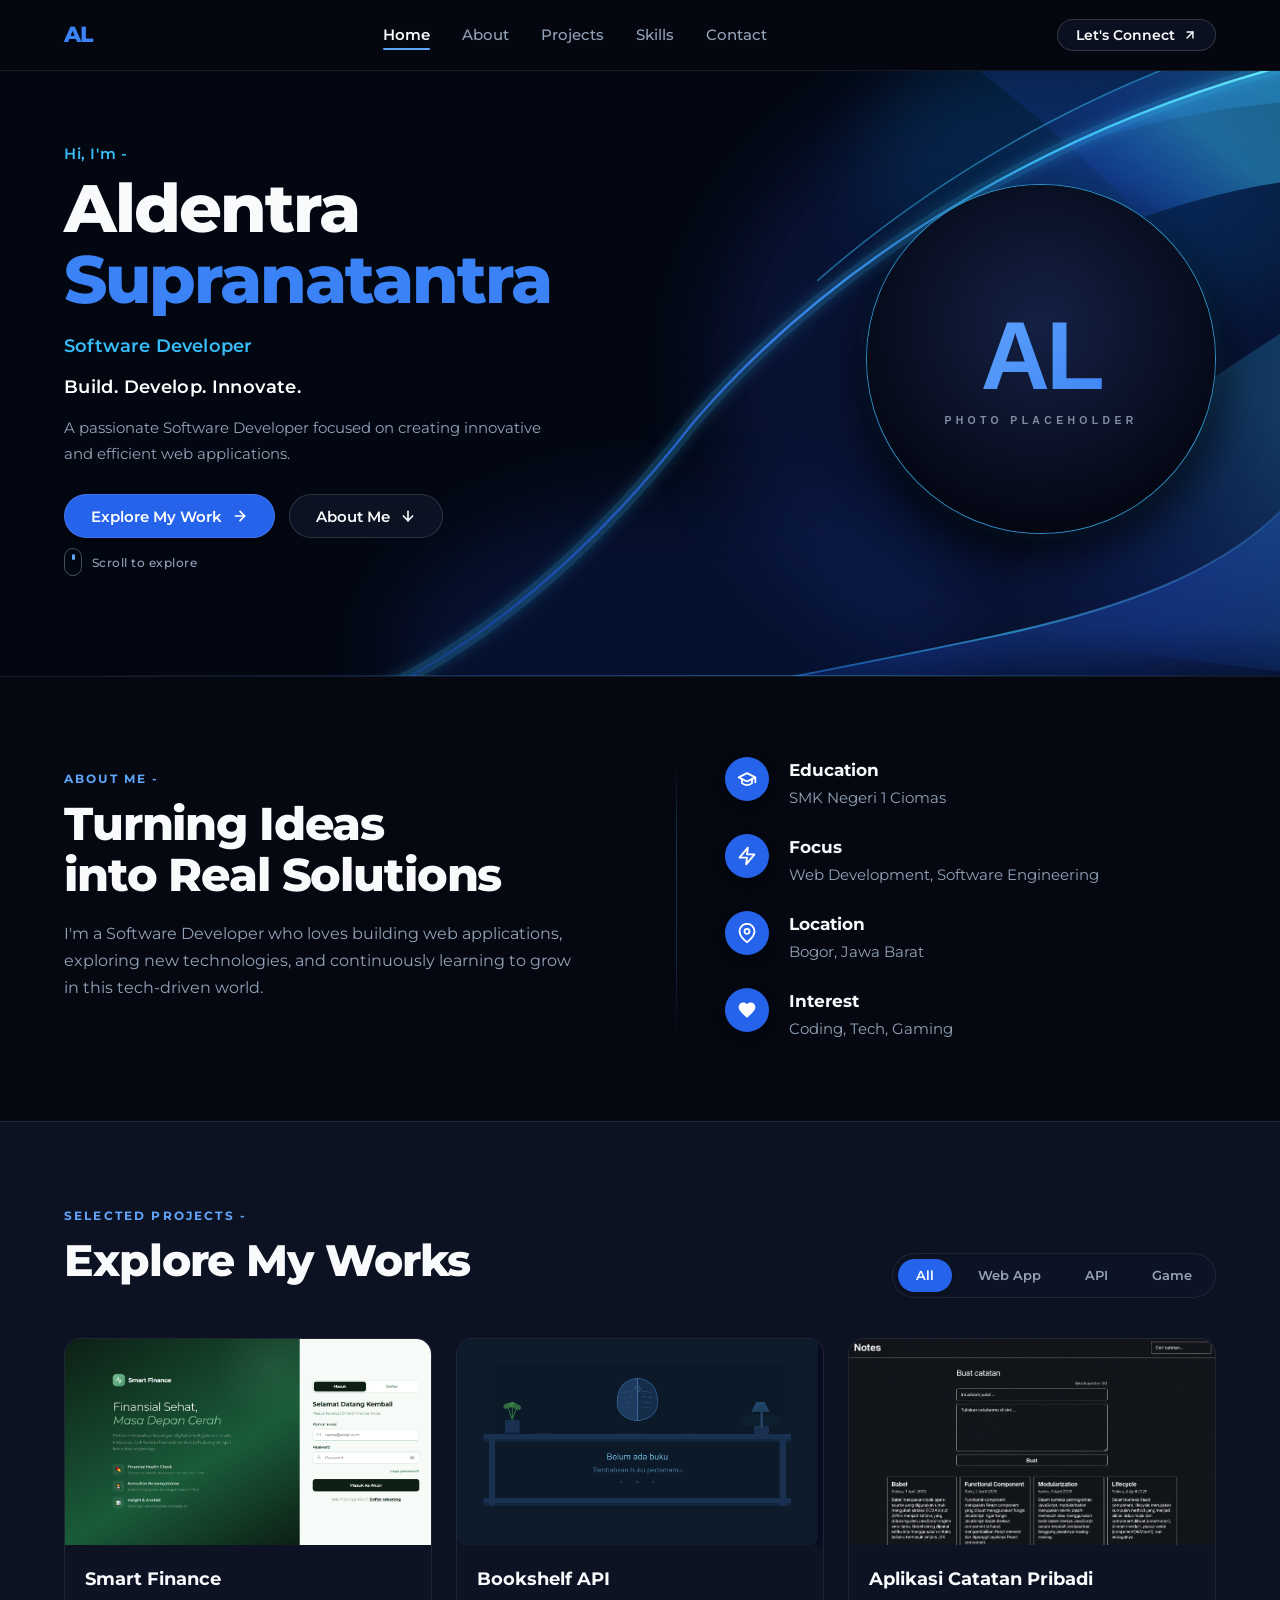
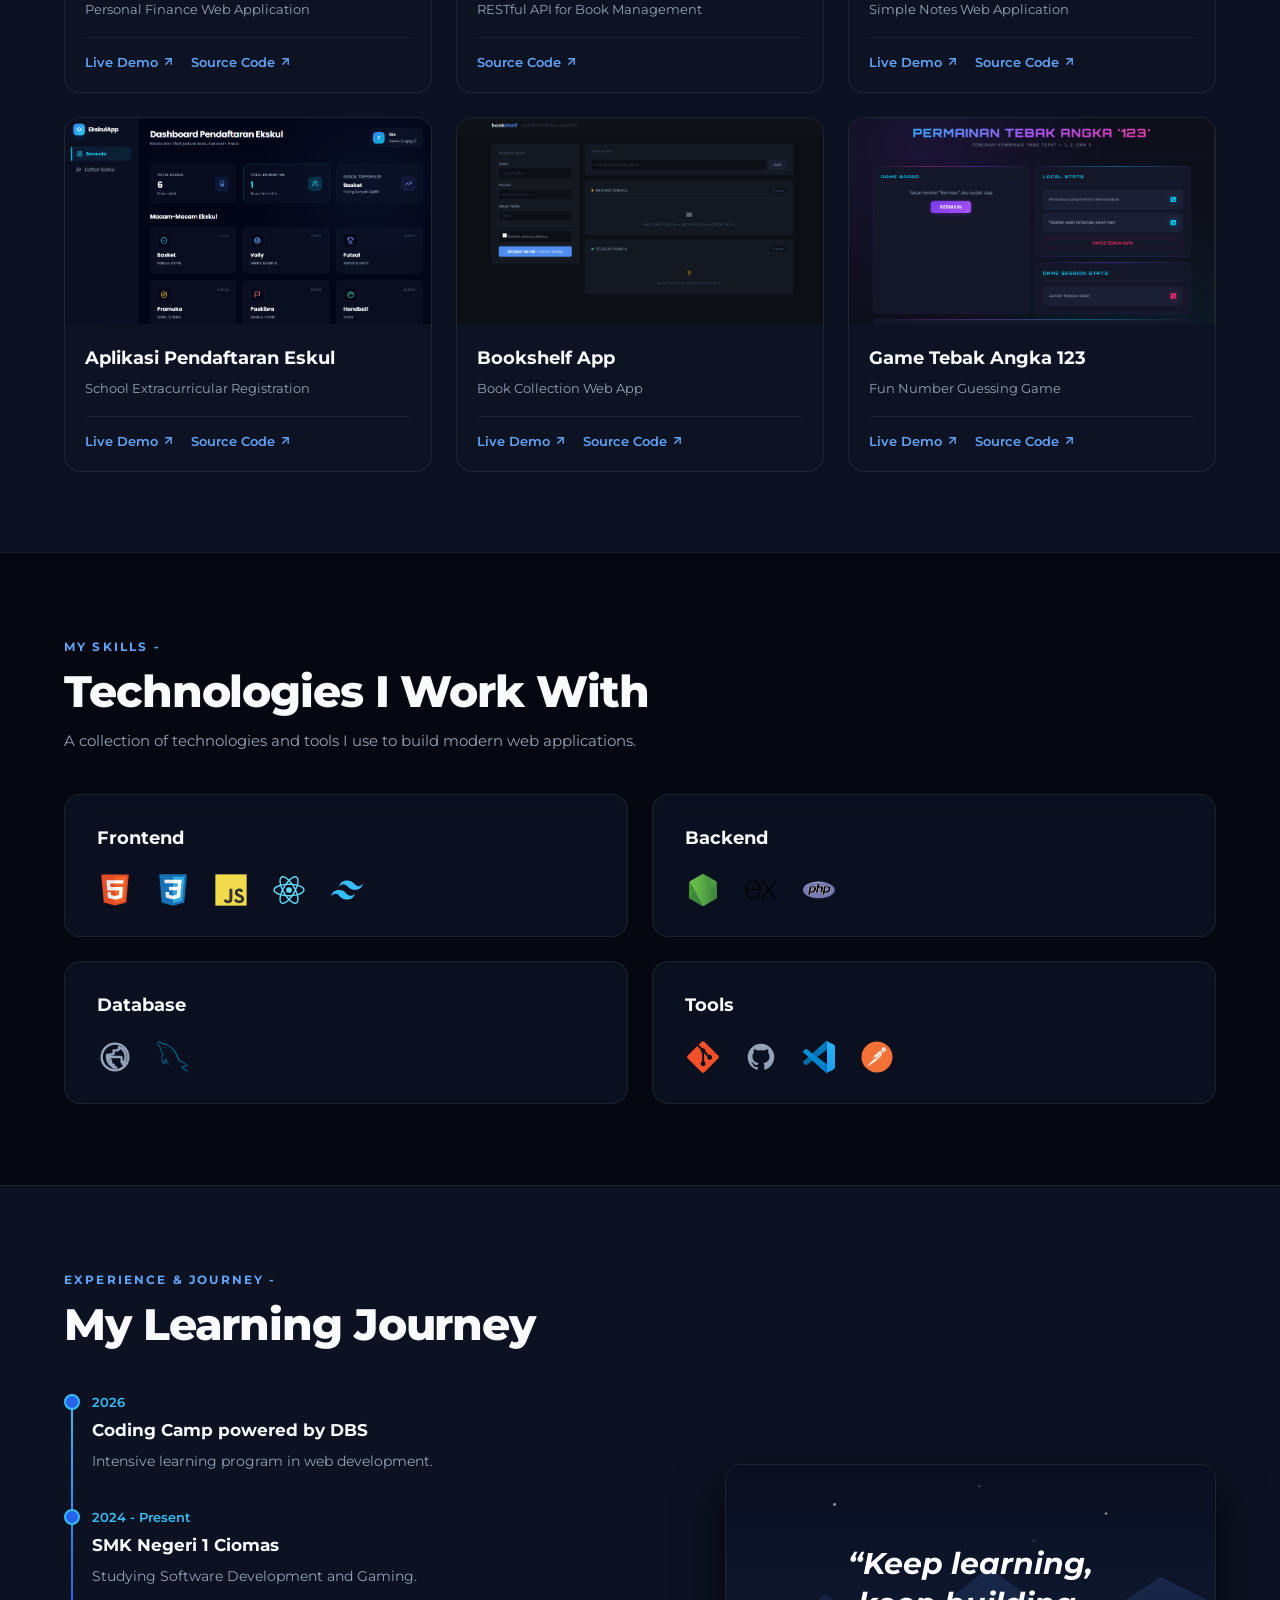
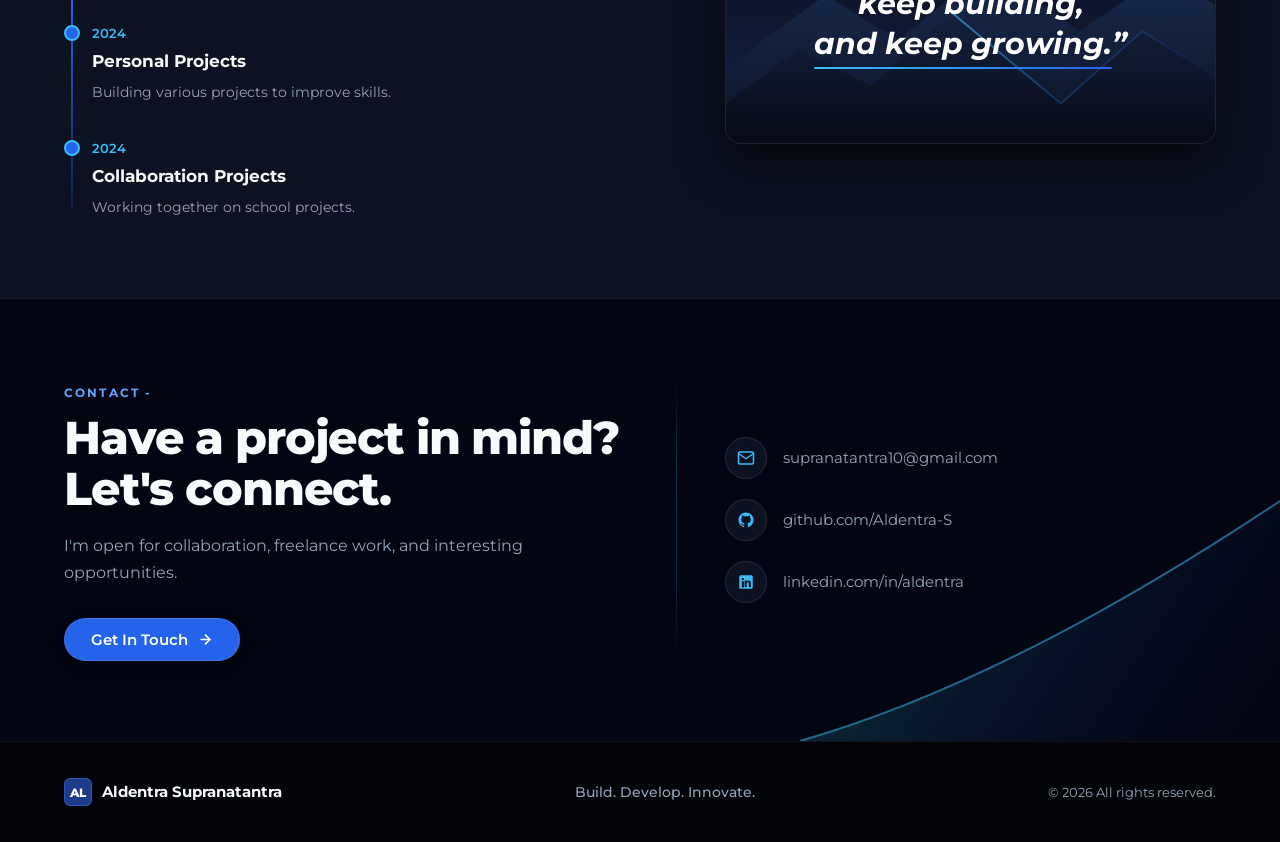
<file: index.html>
<!DOCTYPE html>
<html lang="id">
<head>
  <meta charset="UTF-8">
  <meta name="viewport" content="width=device-width, initial-scale=1.0">
  <title>Aldentra Supranatantra : Personal Developer Portfolio</title>
  <meta name="description" content="Personal portfolio Aldentra Supranatantra, siswa SMK Negeri 1 Ciomas jurusan PPLG. Menampilkan proyek web development, arsitektur frontend, backend API, dan perjalanan belajar.">

  <!-- Open Graph -->
  <meta property="og:title" content="Aldentra Supranatantra : Personal Developer Portfolio">
  <meta property="og:description" content="Personal portfolio Aldentra Supranatantra : Siswa SMK Negeri 1 Ciomas (PPLG) & Web Developer.">
  <meta property="og:type" content="website">

  <!-- Favicon Monogram -->
  <link rel="icon" type="image/svg+xml" href="data:image/svg+xml,<svg xmlns='http://www.w3.org/2000/svg' viewBox='0 0 32 32'><rect width='32' height='32' rx='8' fill='%230c1222'/><text x='16' y='22' font-family='Montserrat,sans-serif' font-size='14' font-weight='800' fill='%233b82f6' text-anchor='middle'>AL</text></svg>">

  <!-- Montserrat Font -->
  <link rel="preconnect" href="https://fonts.googleapis.com">
  <link rel="preconnect" href="https://fonts.gstatic.com" crossorigin>
  <link href="https://fonts.googleapis.com/css2?family=Montserrat:wght@400;500;600;700;800&display=swap" rel="stylesheet">

  <!-- Consolidated Stylesheet -->
  <link rel="stylesheet" href="css/global.css">
</head>
<body>
  <!-- =========================================================================
       1. NAVIGATION BAR
       ========================================================================= -->
  <header class="navbar" id="navbar">
    <div class="nav-container">
      <a href="#home" class="brand" aria-label="Aldentra Supranatantra - Kembali ke beranda">
        <span class="brand-monogram">AL</span>
      </a>

      <!-- Desktop Navigation Links -->
      <nav class="nav-menu" aria-label="Menu Navigasi Utama">
        <ul class="nav-list">
          <li><a href="#home" class="nav-link active">Home</a></li>
          <li><a href="#about" class="nav-link">About</a></li>
          <li><a href="#projects" class="nav-link">Projects</a></li>
          <li><a href="#skills" class="nav-link">Skills</a></li>
          <li><a href="#contact" class="nav-link">Contact</a></li>
        </ul>
      </nav>

      <!-- Desktop CTA -->
      <div class="nav-actions">
        <a href="#contact" class="btn btn-nav-connect">
          <span>Let's Connect</span>
          <svg width="14" height="14" viewBox="0 0 24 24" fill="none" stroke="currentColor" stroke-width="2.5" stroke-linecap="round" stroke-linejoin="round" aria-hidden="true">
            <line x1="7" y1="17" x2="17" y2="7"></line>
            <polyline points="7 7 17 7 17 17"></polyline>
          </svg>
        </a>

        <!-- Mobile Hamburger Toggle -->
        <button class="hamburger-btn" id="mobile-toggle" aria-expanded="false" aria-controls="mobile-drawer" aria-label="Buka menu navigasi">
          <span class="hamburger-bar"></span>
          <span class="hamburger-bar"></span>
          <span class="hamburger-bar"></span>
        </button>
      </div>
    </div>

    <!-- Mobile Drawer -->
    <div class="mobile-drawer" id="mobile-drawer" hidden>
      <nav aria-label="Menu Navigasi Mobile">
        <ul class="mobile-nav-list">
          <li><a href="#home" class="mobile-nav-link active">Home</a></li>
          <li><a href="#about" class="mobile-nav-link">About</a></li>
          <li><a href="#projects" class="mobile-nav-link">Projects</a></li>
          <li><a href="#skills" class="mobile-nav-link">Skills</a></li>
          <li><a href="#contact" class="mobile-nav-link">Contact</a></li>
        </ul>
        <div class="mobile-cta-wrapper">
          <a href="#contact" class="btn btn-hero-primary btn-block">
            <span>Let's Connect</span>
            <svg width="14" height="14" viewBox="0 0 24 24" fill="none" stroke="currentColor" stroke-width="2.5" stroke-linecap="round" stroke-linejoin="round" aria-hidden="true"><line x1="7" y1="17" x2="17" y2="7"></line><polyline points="7 7 17 7 17 17"></polyline></svg>
          </a>
        </div>
      </nav>
    </div>
  </header>

  <main id="main-content">
    <!-- =========================================================================
         2. HERO SECTION (DARK EDITORIAL DEVELOPER PORTFOLIO)
         ========================================================================= -->
    <section class="hero-section" id="home" aria-label="Beranda">
      <!-- Layered Flowing Blue Waves System (Organic Surface Waves Backdrop) -->
      <div class="hero-backdrop" aria-hidden="true">
        <svg class="hero-backdrop-svg" viewBox="0 0 1440 850" fill="none" xmlns="http://www.w3.org/2000/svg" preserveAspectRatio="xMidYMid slice">
          <defs>
            <!-- 1. Primary Sweeping Wave Surface Gradient (Top Cyan Crest to Deep Navy Base) -->
            <linearGradient id="main-wave-surface" x1="1260" y1="80" x2="1020" y2="380" gradientUnits="userSpaceOnUse">
              <stop offset="0%" stop-color="#38bdf8" stop-opacity="0.45"/>
              <stop offset="28%" stop-color="#2563eb" stop-opacity="0.30"/>
              <stop offset="65%" stop-color="#1d4ed8" stop-opacity="0.12"/>
              <stop offset="100%" stop-color="#020617" stop-opacity="0"/>
            </linearGradient>

            <!-- 2. Primary Wave Crest Filament Gradient -->
            <linearGradient id="main-crest-highlight" x1="1440" y1="80" x2="220" y2="850" gradientUnits="userSpaceOnUse">
              <stop offset="0%" stop-color="#67e8f9" stop-opacity="1"/>
              <stop offset="18%" stop-color="#38bdf8" stop-opacity="0.95"/>
              <stop offset="45%" stop-color="#3b82f6" stop-opacity="0.9"/>
              <stop offset="75%" stop-color="#1d4ed8" stop-opacity="0.5"/>
              <stop offset="100%" stop-color="#1e3a8a" stop-opacity="0"/>
            </linearGradient>

            <!-- 3. Upper-Right Wave Surface Fold Gradient -->
            <linearGradient id="upper-fold-surface" x1="1440" y1="20" x2="1100" y2="280" gradientUnits="userSpaceOnUse">
              <stop offset="0%" stop-color="#38bdf8" stop-opacity="0.32"/>
              <stop offset="50%" stop-color="#2563eb" stop-opacity="0.18"/>
              <stop offset="100%" stop-color="#020617" stop-opacity="0"/>
            </linearGradient>

            <!-- 4. Deep Billow Wave Background Surface Gradient -->
            <linearGradient id="deep-billow-grad" x1="980" y1="0" x2="1440" y2="440" gradientUnits="userSpaceOnUse">
              <stop offset="0%" stop-color="#1e3a8a" stop-opacity="0.28"/>
              <stop offset="55%" stop-color="#1d4ed8" stop-opacity="0.14"/>
              <stop offset="100%" stop-color="#020617" stop-opacity="0"/>
            </linearGradient>

            <!-- 5. Lower Dune Floor Wave Surface Gradient -->
            <linearGradient id="floor-dune-surface" x1="1120" y1="710" x2="1120" y2="850" gradientUnits="userSpaceOnUse">
              <stop offset="0%" stop-color="#2563eb" stop-opacity="0.32"/>
              <stop offset="45%" stop-color="#1d4ed8" stop-opacity="0.16"/>
              <stop offset="100%" stop-color="#020617" stop-opacity="0"/>
            </linearGradient>

            <!-- 6. Lower Dune Ridge Highlight Gradient -->
            <linearGradient id="floor-ridge-grad" x1="360" y1="850" x2="1440" y2="580" gradientUnits="userSpaceOnUse">
              <stop offset="0%" stop-color="#1d4ed8" stop-opacity="0"/>
              <stop offset="35%" stop-color="#2563eb" stop-opacity="0.42"/>
              <stop offset="70%" stop-color="#38bdf8" stop-opacity="0.65"/>
              <stop offset="100%" stop-color="#60a5fa" stop-opacity="0.2"/>
            </linearGradient>

            <!-- 7. Middle-Right Flank Wave Surface Gradient -->
            <linearGradient id="middle-flank-surface" x1="1440" y1="480" x2="1120" y2="760" gradientUnits="userSpaceOnUse">
              <stop offset="0%" stop-color="#38bdf8" stop-opacity="0.22"/>
              <stop offset="60%" stop-color="#1d4ed8" stop-opacity="0.10"/>
              <stop offset="100%" stop-color="#020617" stop-opacity="0"/>
            </linearGradient>

            <!-- 8. Atmospheric Diffusion Filter -->
            <filter id="ambient-blur-broad" x="-30%" y="-30%" width="160%" height="160%">
              <feGaussianBlur stdDeviation="44"/>
            </filter>

            <!-- 9. Volumetric Glow Filter for Wave Ridges -->
            <filter id="ridge-glow-filter" x="-20%" y="-20%" width="140%" height="140%">
              <feGaussianBlur stdDeviation="7" result="blur"/>
              <feMerge>
                <feMergeNode in="blur"/>
                <feMergeNode in="SourceGraphic"/>
              </feMerge>
            </filter>

            <!-- 10. Soft Rim Glow Filter for Profile Frame Stage -->
            <filter id="frame-stage-halo" x="-30%" y="-30%" width="160%" height="160%">
              <feGaussianBlur stdDeviation="16"/>
            </filter>
          </defs>

          <!-- 1. Volumetric Blue Atmospheric Lighting in Deep Space -->
          <ellipse cx="1180" cy="420" rx="380" ry="340" fill="#1e40af" opacity="0.22" filter="url(#ambient-blur-broad)"/>
          <ellipse cx="1260" cy="180" rx="280" ry="180" fill="#0284c7" opacity="0.14" filter="url(#ambient-blur-broad)"/>
          <ellipse cx="760" cy="740" rx="320" ry="180" fill="#1d4ed8" opacity="0.15" filter="url(#ambient-blur-broad)"/>

          <!-- 2. Optical Halo directly positioned behind the Profile Frame -->
          <circle cx="1180" cy="420" r="185" fill="#38bdf8" opacity="0.10" filter="url(#frame-stage-halo)"/>

          <!-- 3. Layer 1: Deep Background Billow Wave Surface -->
          <path
            d="M 980 0 C 1140 100, 1300 240, 1440 440 L 1440 0 Z"
            fill="url(#deep-billow-grad)"
          />

          <!-- 4. Layer 2: Lower-Right Silk Dune Floor Surface (Rolling hill under circle) -->
          <path
            d="M 360 850 C 620 820, 880 770, 1120 720 C 1260 690, 1370 650, 1440 580 L 1440 850 Z"
            fill="url(#floor-dune-surface)"
          />
          <!-- Crest ridge of lower dune -->
          <path
            d="M 360 850 C 620 820, 880 770, 1120 720 C 1260 690, 1370 650, 1440 580"
            stroke="url(#floor-ridge-grad)"
            stroke-width="2.25"
            stroke-linecap="round"
          />

          <!-- 5. Layer 3: Middle-Right Flank Wave Surface (Behind right side of profile) -->
          <path
            d="M 1440 380 C 1320 460, 1160 550, 1120 720 L 1440 760 Z"
            fill="url(#middle-flank-surface)"
          />

          <!-- 6. Layer 4: Upper-Right Secondary Silk Wave Fold -->
          <path
            d="M 1440 40 C 1280 80, 1080 180, 920 320 C 1040 230, 1220 140, 1440 120 Z"
            fill="url(#upper-fold-surface)"
          />
          <!-- Highlight edge along upper wave fold -->
          <path
            d="M 1440 40 C 1280 80, 1080 180, 920 320"
            stroke="#38bdf8"
            stroke-width="1.75"
            stroke-linecap="round"
            opacity="0.5"
          />

          <!-- 7. Layer 5: The Primary Dramatic Wave Surface (Wide Flowing Volumetric Ribbon) -->
          <path
            d="M 1440 80 C 1220 140, 960 270, 780 480 C 640 660, 460 810, 220 850 L 260 850 C 480 820, 660 690, 820 540 C 1020 360, 1240 240, 1440 210 Z"
            fill="url(#main-wave-surface)"
          />

          <!-- Primary Wave: Luminous Crest Glow Underlayer -->
          <path
            d="M 1440 80 C 1220 140, 960 270, 780 480 C 640 660, 460 810, 220 850"
            stroke="#38bdf8"
            stroke-width="14"
            stroke-linecap="round"
            opacity="0.25"
            filter="url(#ridge-glow-filter)"
          />

          <!-- Primary Wave: Razor-Sharp Luminous Cyan-to-Electric-Blue Ridge -->
          <path
            d="M 1440 80 C 1220 140, 960 270, 780 480 C 640 660, 460 810, 220 850"
            stroke="url(#main-crest-highlight)"
            stroke-width="2.75"
            stroke-linecap="round"
          />
        </svg>
      </div>

      <div class="container hero-container">
        <!-- Left Column: Personal Identity & Editorial Intro -->
        <div class="hero-content">
          <!-- Micro-Eyebrow: Hi, I'm - -->
          <div class="hero-intro-badge">Hi, I'm -</div>

          <!-- Bold Display Headline -->
          <h1 class="hero-title">
            <span class="title-first">Aldentra</span>
            <span class="title-last">Supranatantra</span>
          </h1>

          <!-- Role as Clean Plain Text -->
          <p class="hero-role">Software Developer</p>

          <!-- Tagline -->
          <p class="hero-tagline">Build. Develop. Innovate.</p>

          <!-- Description -->
          <p class="hero-description">
            A passionate Software Developer focused on creating innovative and efficient web applications.
          </p>

          <!-- Hero Action Buttons -->
          <div class="hero-actions">
            <a href="#projects" class="btn btn-hero-primary">
              <span>Explore My Work</span>
              <svg width="16" height="16" viewBox="0 0 24 24" fill="none" stroke="currentColor" stroke-width="2.5" stroke-linecap="round" stroke-linejoin="round" aria-hidden="true">
                <line x1="5" y1="12" x2="19" y2="12"></line>
                <polyline points="12 5 19 12 12 19"></polyline>
              </svg>
            </a>
            <a href="#about" class="btn btn-hero-secondary">
              <span>About Me</span>
              <svg width="16" height="16" viewBox="0 0 24 24" fill="none" stroke="currentColor" stroke-width="2.5" stroke-linecap="round" stroke-linejoin="round" aria-hidden="true">
                <line x1="12" y1="5" x2="12" y2="19"></line>
                <polyline points="19 12 12 19 5 12"></polyline>
              </svg>
            </a>
          </div>

          <!-- Mouse Scroll Indicator -->
          <div class="hero-scroll-wrapper">
            <a href="#about" class="hero-scroll-indicator" aria-label="Gulir ke bagian Tentang Saya">
              <span class="mouse-icon" aria-hidden="true">
                <span class="mouse-wheel"></span>
              </span>
              <span>Scroll to explore</span>
            </a>
          </div>
        </div>

        <!-- Right Column: Profile Frame -->
        <div class="hero-visual">
          <div class="hero-visual-stage" aria-label="Area foto profil Aldentra Supranatantra">
            <!-- Circular Profile Photo Frame Container -->
            <!-- LOKASI FOTO PROFIL: Ganti src di bawah dengan path file foto Anda (misal: src="assets/images/profile.jpg") -->
            <div class="profile-frame" aria-label="Bingkai foto profil Aldentra Supranatantra">
              <div class="profile-frame-inner">
                <img
                  src="assets/images/profile-placeholder.svg"
                  alt="Foto profil Aldentra Supranatantra"
                  class="profile-image"
                  width="360"
                  height="360"
                  loading="eager"
                >
              </div>
            </div>
          </div>
        </div>
      </div>
    </section>

    <!-- =========================================================================
         3. ABOUT ME
         ========================================================================= -->
    <section class="section about-section" id="about" aria-label="Tentang Saya">
      <div class="container">
        <div class="about-showcase-layout">
          <!-- Left Column: Narrative & CTA -->
          <div class="about-narrative-col">
            <div class="section-eyebrow">About Me -</div>
            <h2 class="about-hero-title">Turning Ideas<br>into Real Solutions</h2>
            <p class="about-hero-desc">
              I'm a Software Developer who loves building web applications, exploring new technologies, and continuously learning to grow in this tech-driven world.
            </p>
          </div>

          <!-- Vertical Divider Line -->
          <div class="about-divider" aria-hidden="true"></div>

          <!-- Right Column: Structured Credentials -->
          <div class="about-meta-col">
            <ul class="about-meta-list" aria-label="Informasi Kredensial">
              <!-- Item 1: Education -->
              <li class="about-meta-item">
                <div class="about-icon-badge" aria-hidden="true">
                  <svg width="20" height="20" viewBox="0 0 24 24" fill="none" stroke="currentColor" stroke-width="2.2" stroke-linecap="round" stroke-linejoin="round">
                    <path d="M22 10v6M2 10l10-5 10 5-10 5z"></path>
                    <path d="M6 12v5c3 3 9 3 12 0v-5"></path>
                  </svg>
                </div>
                <div class="about-meta-text">
                  <h3 class="about-meta-label">Education</h3>
                  <p class="about-meta-value">SMK Negeri 1 Ciomas</p>
                </div>
              </li>

              <!-- Item 2: Focus -->
              <li class="about-meta-item">
                <div class="about-icon-badge" aria-hidden="true">
                  <svg width="20" height="20" viewBox="0 0 24 24" fill="none" stroke="currentColor" stroke-width="2.2" stroke-linecap="round" stroke-linejoin="round">
                    <polygon points="13 2 3 14 12 14 11 22 21 10 12 10 13 2"></polygon>
                  </svg>
                </div>
                <div class="about-meta-text">
                  <h3 class="about-meta-label">Focus</h3>
                  <p class="about-meta-value">Web Development, Software Engineering</p>
                </div>
              </li>

              <!-- Item 3: Location -->
              <li class="about-meta-item">
                <div class="about-icon-badge" aria-hidden="true">
                  <svg width="20" height="20" viewBox="0 0 24 24" fill="none" stroke="currentColor" stroke-width="2.2" stroke-linecap="round" stroke-linejoin="round">
                    <path d="M21 10c0 7-9 13-9 13s-9-6-9-13a9 9 0 0 1 18 0z"></path>
                    <circle cx="12" cy="10" r="3"></circle>
                  </svg>
                </div>
                <div class="about-meta-text">
                  <h3 class="about-meta-label">Location</h3>
                  <p class="about-meta-value">Bogor, Jawa Barat</p>
                </div>
              </li>

              <!-- Item 4: Interest -->
              <li class="about-meta-item">
                <div class="about-icon-badge" aria-hidden="true">
                  <svg width="20" height="20" viewBox="0 0 24 24" fill="currentColor">
                    <path d="M12 21.35l-1.45-1.32C5.4 15.36 2 12.28 2 8.5 2 5.42 4.42 3 7.5 3c1.74 0 3.41.81 4.5 2.09C13.09 3.81 14.76 3 16.5 3 19.58 3 22 5.42 22 8.5c0 3.78-3.4 6.86-8.55 11.54L12 21.35z"/>
                  </svg>
                </div>
                <div class="about-meta-text">
                  <h3 class="about-meta-label">Interest</h3>
                  <p class="about-meta-value">Coding, Tech, Gaming</p>
                </div>
              </li>
            </ul>
          </div>
        </div>
      </div>
    </section>

    <!-- =========================================================================
         4. SELECTED PROJECTS
         ========================================================================= -->
    <section class="section projects-section" id="projects" aria-label="Proyek Pilihan">
      <div class="container">
        <div class="projects-header-row">
          <div class="projects-header-text">
            <div class="section-eyebrow">Selected Projects -</div>
            <h2 class="section-title">Explore My Works</h2>
          </div>

          <!-- Project Filter Tabs -->
          <div class="projects-filter-bar" role="tablist" aria-label="Filter Kategori Proyek">
            <button class="project-filter-btn active" role="tab" aria-selected="true" data-filter="all">All</button>
            <button class="project-filter-btn" role="tab" aria-selected="false" data-filter="web-app">Web App</button>
            <button class="project-filter-btn" role="tab" aria-selected="false" data-filter="api">API</button>
            <button class="project-filter-btn" role="tab" aria-selected="false" data-filter="game">Game</button>
          </div>
        </div>

        <div class="projects-showcase-grid">
          <!-- Card 1: Smart Finance -->
          <article class="showcase-card" data-category="web-app">
            <div class="showcase-img-wrap">
              <img
                src="assets/images/gambarproject1.png"
                alt="Antarmuka aplikasi Smart Finance menampilkan dashboard manajemen keuangan"
                width="400"
                height="225"
                loading="lazy"
                class="showcase-img"
              >
            </div>
            <div class="showcase-body">
              <h3 class="showcase-title">Smart Finance</h3>
              <p class="showcase-desc">Personal Finance Web Application</p>
              <div class="showcase-links">
                <a href="https://smrtfinance.vercel.app/" target="_blank" rel="noopener noreferrer" class="showcase-link">
                  <span>Live Demo</span>
                  <svg width="13" height="13" viewBox="0 0 24 24" fill="none" stroke="currentColor" stroke-width="2.5" stroke-linecap="round" stroke-linejoin="round" aria-hidden="true"><line x1="7" y1="17" x2="17" y2="7"></line><polyline points="7 7 17 7 17 17"></polyline></svg>
                </a>
                <a href="https://github.com/Aldentra-S/dicoding-web.git" target="_blank" rel="noopener noreferrer" class="showcase-link">
                  <span>Source Code</span>
                  <svg width="13" height="13" viewBox="0 0 24 24" fill="none" stroke="currentColor" stroke-width="2.5" stroke-linecap="round" stroke-linejoin="round" aria-hidden="true"><line x1="7" y1="17" x2="17" y2="7"></line><polyline points="7 7 17 7 17 17"></polyline></svg>
                </a>
              </div>
            </div>
          </article>

          <!-- Card 2: Bookshelf API -->
          <article class="showcase-card" data-category="api">
            <div class="showcase-img-wrap">
              <img
                src="assets/images/gambarproject2.png"
                alt="Pengujian endpoint Bookshelf API pada Postman dengan respons status JSON"
                width="400"
                height="225"
                loading="lazy"
                class="showcase-img"
              >
            </div>
            <div class="showcase-body">
              <h3 class="showcase-title">Bookshelf API</h3>
              <p class="showcase-desc">RESTful API for Book Management</p>
              <div class="showcase-links">
                <a href="https://github.com/Aldentra-S/bookshelf-api.git" target="_blank" rel="noopener noreferrer" class="showcase-link">
                  <span>Source Code</span>
                  <svg width="13" height="13" viewBox="0 0 24 24" fill="none" stroke="currentColor" stroke-width="2.5" stroke-linecap="round" stroke-linejoin="round" aria-hidden="true"><line x1="7" y1="17" x2="17" y2="7"></line><polyline points="7 7 17 7 17 17"></polyline></svg>
                </a>
              </div>
            </div>
          </article>

          <!-- Card 3: Aplikasi Catatan Pribadi -->
          <article class="showcase-card" data-category="web-app">
            <div class="showcase-img-wrap">
              <img
                src="assets/images/gambarproject4.png"
                alt="Antarmuka aplikasi Catatan Pribadi dengan fitur pencatatan dan arsip"
                width="400"
                height="225"
                loading="lazy"
                class="showcase-img"
              >
            </div>
            <div class="showcase-body">
              <h3 class="showcase-title">Aplikasi Catatan Pribadi</h3>
              <p class="showcase-desc">Simple Notes Web Application</p>
              <div class="showcase-links">
                <a href="https://my-personal-notes-gamma.vercel.app/" target="_blank" rel="noopener noreferrer" class="showcase-link">
                  <span>Live Demo</span>
                  <svg width="13" height="13" viewBox="0 0 24 24" fill="none" stroke="currentColor" stroke-width="2.5" stroke-linecap="round" stroke-linejoin="round" aria-hidden="true"><line x1="7" y1="17" x2="17" y2="7"></line><polyline points="7 7 17 7 17 17"></polyline></svg>
                </a>
                <a href="https://github.com/Aldentra-S/my-personal-notes.git" target="_blank" rel="noopener noreferrer" class="showcase-link">
                  <span>Source Code</span>
                  <svg width="13" height="13" viewBox="0 0 24 24" fill="none" stroke="currentColor" stroke-width="2.5" stroke-linecap="round" stroke-linejoin="round" aria-hidden="true"><line x1="7" y1="17" x2="17" y2="7"></line><polyline points="7 7 17 7 17 17"></polyline></svg>
                </a>
              </div>
            </div>
          </article>

          <!-- Card 4: Aplikasi Pendaftaran Eskul -->
          <article class="showcase-card" data-category="web-app">
            <div class="showcase-img-wrap">
              <img
                src="assets/images/gambarproject5.png"
                alt="Antarmuka sistem Aplikasi Pendaftaran Eskul siswa"
                width="400"
                height="225"
                loading="lazy"
                class="showcase-img"
              >
            </div>
            <div class="showcase-body">
              <h3 class="showcase-title">Aplikasi Pendaftaran Eskul</h3>
              <p class="showcase-desc">School Extracurricular Registration</p>
              <div class="showcase-links">
                <a href="https://aplikasi-pendaftaran-eskul.vercel.app/" target="_blank" rel="noopener noreferrer" class="showcase-link">
                  <span>Live Demo</span>
                  <svg width="13" height="13" viewBox="0 0 24 24" fill="none" stroke="currentColor" stroke-width="2.5" stroke-linecap="round" stroke-linejoin="round" aria-hidden="true"><line x1="7" y1="17" x2="17" y2="7"></line><polyline points="7 7 17 7 17 17"></polyline></svg>
                </a>
                <a href="https://github.com/habibtegar/Aplikasi_Pendaftaran_Eskul.git" target="_blank" rel="noopener noreferrer" class="showcase-link">
                  <span>Source Code</span>
                  <svg width="13" height="13" viewBox="0 0 24 24" fill="none" stroke="currentColor" stroke-width="2.5" stroke-linecap="round" stroke-linejoin="round" aria-hidden="true"><line x1="7" y1="17" x2="17" y2="7"></line><polyline points="7 7 17 7 17 17"></polyline></svg>
                </a>
              </div>
            </div>
          </article>

          <!-- Card 5: Bookshelf App -->
          <article class="showcase-card" data-category="web-app">
            <div class="showcase-img-wrap">
              <img
                src="assets/images/gambarproject6.png"
                alt="Antarmuka Bookshelf App untuk mengorganisir daftar buku yang sedang dibaca"
                width="400"
                height="225"
                loading="lazy"
                class="showcase-img"
              >
            </div>
            <div class="showcase-body">
              <h3 class="showcase-title">Bookshelf App</h3>
              <p class="showcase-desc">Book Collection Web App</p>
              <div class="showcase-links">
                <a href="https://bookshelf-app-amber.vercel.app/" target="_blank" rel="noopener noreferrer" class="showcase-link">
                  <span>Live Demo</span>
                  <svg width="13" height="13" viewBox="0 0 24 24" fill="none" stroke="currentColor" stroke-width="2.5" stroke-linecap="round" stroke-linejoin="round" aria-hidden="true"><line x1="7" y1="17" x2="17" y2="7"></line><polyline points="7 7 17 7 17 17"></polyline></svg>
                </a>
                <a href="https://github.com/Aldentra-S/bookshelf-app.git" target="_blank" rel="noopener noreferrer" class="showcase-link">
                  <span>Source Code</span>
                  <svg width="13" height="13" viewBox="0 0 24 24" fill="none" stroke="currentColor" stroke-width="2.5" stroke-linecap="round" stroke-linejoin="round" aria-hidden="true"><line x1="7" y1="17" x2="17" y2="7"></line><polyline points="7 7 17 7 17 17"></polyline></svg>
                </a>
              </div>
            </div>
          </article>

          <!-- Card 6: Game Tebak Angka 123 -->
          <article class="showcase-card" data-category="game">
            <div class="showcase-img-wrap">
              <img
                src="assets/images/gambarproject3.png"
                alt="Antarmuka Game Tebak Angka 123 dengan tampilan interaktif"
                width="400"
                height="225"
                loading="lazy"
                class="showcase-img"
              >
            </div>
            <div class="showcase-body">
              <h3 class="showcase-title">Game Tebak Angka 123</h3>
              <p class="showcase-desc">Fun Number Guessing Game</p>
              <div class="showcase-links">
                <a href="https://tebak-angka123.vercel.app/" target="_blank" rel="noopener noreferrer" class="showcase-link">
                  <span>Live Demo</span>
                  <svg width="13" height="13" viewBox="0 0 24 24" fill="none" stroke="currentColor" stroke-width="2.5" stroke-linecap="round" stroke-linejoin="round" aria-hidden="true"><line x1="7" y1="17" x2="17" y2="7"></line><polyline points="7 7 17 7 17 17"></polyline></svg>
                </a>
                <a href="https://github.com/Aldentra-S/tebakAngka123.git" target="_blank" rel="noopener noreferrer" class="showcase-link">
                  <span>Source Code</span>
                  <svg width="13" height="13" viewBox="0 0 24 24" fill="none" stroke="currentColor" stroke-width="2.5" stroke-linecap="round" stroke-linejoin="round" aria-hidden="true"><line x1="7" y1="17" x2="17" y2="7"></line><polyline points="7 7 17 7 17 17"></polyline></svg>
                </a>
              </div>
            </div>
          </article>
        </div>
      </div>
    </section>

    <!-- =========================================================================
         5. MY SKILLS
         ========================================================================= -->
    <section class="section skills-section" id="skills" aria-label="Keahlian dan Teknologi">
      <div class="container">
        <div class="skills-header-area">
          <div class="section-eyebrow">My Skills -</div>
          <h2 class="section-title">Technologies I Work With</h2>
          <p class="section-subtitle">A collection of technologies and tools I use to build modern web applications.</p>
        </div>

        <div class="skills-matrix-grid">
          <!-- Card 1: Frontend -->
          <div class="skill-category-card">
            <h3 class="skill-category-title">Frontend</h3>
            <div class="skill-icon-row" aria-label="Teknologi Frontend">
              <span class="skill-brand-icon" title="HTML5">
                <img src="assets/icons/html5.svg" alt="HTML5" width="32" height="32" loading="lazy">
              </span>
              <span class="skill-brand-icon" title="CSS3">
                <img src="assets/icons/css3.svg" alt="CSS3" width="32" height="32" loading="lazy">
              </span>
              <span class="skill-brand-icon" title="JavaScript">
                <img src="assets/icons/javascript.svg" alt="JavaScript" width="32" height="32" loading="lazy">
              </span>
              <span class="skill-brand-icon" title="React">
                <img src="assets/icons/react.svg" alt="React" width="32" height="32" loading="lazy">
              </span>
              <span class="skill-brand-icon" title="Tailwind CSS">
                <img src="assets/icons/tailwindcss.svg" alt="Tailwind CSS" width="32" height="32" loading="lazy">
              </span>
            </div>
          </div>

          <!-- Card 2: Backend -->
          <div class="skill-category-card">
            <h3 class="skill-category-title">Backend</h3>
            <div class="skill-icon-row" aria-label="Teknologi Backend">
              <span class="skill-brand-icon" title="Node.js">
                <img src="assets/icons/nodejs.svg" alt="Node.js" width="32" height="32" loading="lazy">
              </span>
              <span class="skill-brand-icon" title="Express">
                <img src="assets/icons/express.svg" alt="Express" width="32" height="32" loading="lazy">
              </span>
              <span class="skill-brand-icon" title="PHP">
                <img src="assets/icons/php.svg" alt="PHP" width="32" height="32" loading="lazy">
              </span>
            </div>
          </div>

          <!-- Card 3: Database -->
          <div class="skill-category-card">
            <h3 class="skill-category-title">Database</h3>
            <div class="skill-icon-row" aria-label="Teknologi Database">
              <span class="skill-brand-icon" title="PostgreSQL">
                <svg width="32" height="32" viewBox="0 0 24 24" fill="none" stroke="currentColor" stroke-width="1.8" stroke-linecap="round" stroke-linejoin="round" aria-hidden="true">
                  <path d="M12 2C6.48 2 2 6.48 2 12s4.48 10 10 10 10-4.48 10-10S17.52 2 12 2zm1 17.93c-3.95-.49-7-3.85-7-7.93 0-.62.08-1.21.21-1.79L9 15v1c0 1.1.9 2 2 2v1.93zm6.9-2.54c-.26-.81-1-1.39-1.9-1.39h-1v-3c0-.55-.45-1-1-1H8v-2h2c.55 0 1-.45 1-1V7h2c1.1 0 2-.9 2-2v-.41c2.93 1.19 5 4.06 5 7.41 0 2.08-.8 3.97-2.1 5.39z"/>
                </svg>
              </span>
              <span class="skill-brand-icon" title="MySQL">
                <img src="assets/icons/mysql.svg" alt="MySQL" width="32" height="32" loading="lazy">
              </span>
            </div>
          </div>

          <!-- Card 4: Tools -->
          <div class="skill-category-card">
            <h3 class="skill-category-title">Tools</h3>
            <div class="skill-icon-row" aria-label="Peralatan Pengembangan">
              <span class="skill-brand-icon" title="Git">
                <img src="assets/icons/git.svg" alt="Git" width="32" height="32" loading="lazy">
              </span>
              <span class="skill-brand-icon" title="GitHub">
                <svg width="32" height="32" viewBox="0 0 24 24" fill="currentColor" aria-hidden="true">
                  <path d="M12 2C6.477 2 2 6.484 2 12.017c0 4.425 2.865 8.18 6.839 9.504.5.092.682-.217.682-.483 0-.237-.008-.868-.013-1.703-2.782.605-3.369-1.343-3.369-1.343-.454-1.158-1.11-1.466-1.11-1.466-.908-.62.069-.608.069-.608 1.003.07 1.531 1.032 1.531 1.032.892 1.53 2.341 1.088 2.91.832.092-.647.35-1.088.636-1.338-2.22-.253-4.555-1.113-4.555-4.951 0-1.093.39-1.988 1.029-2.688-.103-.253-.446-1.272.098-2.65 0 0 .84-.27 2.75 1.026A9.564 9.564 0 0112 6.844c.85.004 1.705.115 2.504.337 1.909-1.296 2.747-1.027 2.747-1.027.546 1.379.202 2.398.1 2.651.64.7 1.028 1.595 1.028 2.688 0 3.848-2.339 4.695-4.566 4.943.359.309.678.92.678 1.855 0 1.338-.012 2.419-.012 2.747 0 .268.18.58.688.482A10.019 10.019 0 0022 12.017C22 6.484 17.522 2 12 2z"/>
                </svg>
              </span>
              <span class="skill-brand-icon" title="VS Code">
                <img src="assets/icons/vscode.svg" alt="VS Code" width="32" height="32" loading="lazy">
              </span>
              <span class="skill-brand-icon" title="Postman">
                <img src="assets/icons/postman.svg" alt="Postman" width="32" height="32" loading="lazy">
              </span>
            </div>
          </div>
        </div>
      </div>
    </section>

    <!-- =========================================================================
         6. EXPERIENCE & JOURNEY
         ========================================================================= -->
    <section class="section journey-section" id="journey" aria-label="Pengalaman dan Perjalanan">
      <div class="container">
        <div class="journey-header-area">
          <div class="section-eyebrow">Experience &amp; Journey -</div>
          <h2 class="section-title">My Learning Journey</h2>
        </div>

        <div class="journey-dual-layout">
          <!-- Left Column: Connected Timeline -->
          <div class="journey-timeline-col">
            <ol class="journey-timeline" aria-label="Linimasa Perjalanan">
              <!-- Node 1 -->
              <li class="journey-node">
                <span class="journey-marker" aria-hidden="true"></span>
                <div class="journey-content">
                  <span class="journey-year">2026</span>
                  <h3 class="journey-role">Coding Camp powered by DBS</h3>
                  <p class="journey-desc">Intensive learning program in web development.</p>
                </div>
              </li>

              <!-- Node 2 -->
              <li class="journey-node">
                <span class="journey-marker" aria-hidden="true"></span>
                <div class="journey-content">
                  <span class="journey-year">2024 - Present</span>
                  <h3 class="journey-role">SMK Negeri 1 Ciomas</h3>
                  <p class="journey-desc">Studying Software Development and Gaming.</p>
                </div>
              </li>

              <!-- Node 3 -->
              <li class="journey-node">
                <span class="journey-marker" aria-hidden="true"></span>
                <div class="journey-content">
                  <span class="journey-year">2024</span>
                  <h3 class="journey-role">Personal Projects</h3>
                  <p class="journey-desc">Building various projects to improve skills.</p>
                </div>
              </li>

              <!-- Node 4 -->
              <li class="journey-node">
                <span class="journey-marker" aria-hidden="true"></span>
                <div class="journey-content">
                  <span class="journey-year">2024</span>
                  <h3 class="journey-role">Collaboration Projects</h3>
                  <p class="journey-desc">Working together on school projects.</p>
                </div>
              </li>
            </ol>
          </div>

          <!-- Right Column: Mountain Quote Card -->
          <div class="journey-quote-col">
            <div class="journey-quote-card" aria-label="Kutipan Inspiratif">
              <!-- Mountain Silhouette Backdrop Graphic -->
              <div class="quote-mountain-backdrop" aria-hidden="true">
                <svg viewBox="0 0 540 360" fill="none" xmlns="http://www.w3.org/2000/svg" preserveAspectRatio="xMidYMid slice" class="mountain-svg">
                  <defs>
                    <linearGradient id="mt-sky-grad" x1="270" y1="0" x2="270" y2="360" gradientUnits="userSpaceOnUse">
                      <stop offset="0%" stop-color="#080e1e"/>
                      <stop offset="55%" stop-color="#0e172e"/>
                      <stop offset="100%" stop-color="#14244d"/>
                    </linearGradient>
                    <linearGradient id="mt-back-grad" x1="270" y1="120" x2="270" y2="360" gradientUnits="userSpaceOnUse">
                      <stop offset="0%" stop-color="#1e325c" stop-opacity="0.75"/>
                      <stop offset="100%" stop-color="#070c18" stop-opacity="0.95"/>
                    </linearGradient>
                    <linearGradient id="mt-front-grad" x1="270" y1="190" x2="270" y2="360" gradientUnits="userSpaceOnUse">
                      <stop offset="0%" stop-color="#14213d"/>
                      <stop offset="100%" stop-color="#04060d"/>
                    </linearGradient>
                    <linearGradient id="mt-ridge-highlight" x1="320" y1="140" x2="540" y2="340" gradientUnits="userSpaceOnUse">
                      <stop offset="0%" stop-color="#38bdf8" stop-opacity="0.6"/>
                      <stop offset="70%" stop-color="#1d4ed8" stop-opacity="0.1"/>
                      <stop offset="100%" stop-color="#000000" stop-opacity="0"/>
                    </linearGradient>
                  </defs>
                  <!-- Sky Base -->
                  <rect width="540" height="360" fill="url(#mt-sky-grad)"/>
                  
                  <!-- Stars in Sky -->
                  <circle cx="120" cy="70" r="1.5" fill="#ffffff" opacity="0.6"/>
                  <circle cx="280" cy="50" r="1" fill="#ffffff" opacity="0.4"/>
                  <circle cx="420" cy="80" r="1.5" fill="#ffffff" opacity="0.5"/>
                  <circle cx="340" cy="110" r="1" fill="#ffffff" opacity="0.3"/>

                  <!-- Distant Mountain Peaks -->
                  <path d="M 0 250 L 110 170 L 190 220 L 290 140 L 390 210 L 480 150 L 540 180 L 540 360 L 0 360 Z" fill="url(#mt-back-grad)"/>

                  <!-- Near Mountain Ridges with Textures -->
                  <path d="M 0 290 L 80 230 L 160 270 L 250 190 L 370 290 L 460 210 L 540 260 L 540 360 L 0 360 Z" fill="url(#mt-front-grad)"/>

                  <!-- Blue Ridge Rim Light -->
                  <path d="M 250 190 L 370 290 L 460 210 L 540 260" stroke="url(#mt-ridge-highlight)" stroke-width="2" stroke-linecap="round"/>
                </svg>
              </div>

              <!-- Quote Typography -->
              <div class="journey-quote-body">
                <blockquote class="journey-quote-text">
                  &ldquo;Keep learning,<br>
                  keep building,<br>
                  <span class="quote-cyan-line">and keep growing.</span>&rdquo;
                </blockquote>
              </div>
            </div>
          </div>
        </div>
      </div>
    </section>

    <!-- =========================================================================
         7. CONTACT SECTION
         ========================================================================= -->
    <section class="section contact-section" id="contact" aria-label="Kontak">
      <!-- Decorative Electric Blue Ambient Wave in Bottom Right -->
      <div class="contact-backdrop" aria-hidden="true">
        <svg viewBox="0 0 600 400" fill="none" xmlns="http://www.w3.org/2000/svg" class="contact-wave-svg" preserveAspectRatio="none">
          <path d="M 120 400 C 260 360, 420 280, 600 160 L 600 400 Z" fill="url(#contact-wave-grad)" opacity="0.35"/>
          <path d="M 120 400 C 260 360, 420 280, 600 160" stroke="#38bdf8" stroke-width="2" opacity="0.5"/>
          <defs>
            <linearGradient id="contact-wave-grad" x1="300" y1="200" x2="600" y2="400" gradientUnits="userSpaceOnUse">
              <stop offset="0%" stop-color="#38bdf8" stop-opacity="0.4"/>
              <stop offset="60%" stop-color="#1d4ed8" stop-opacity="0.15"/>
              <stop offset="100%" stop-color="#030712" stop-opacity="0"/>
            </linearGradient>
          </defs>
        </svg>
      </div>

      <div class="container contact-container">
        <div class="contact-showcase-layout">
          <!-- Left Column: Heading & CTA -->
          <div class="contact-narrative-col">
            <div class="section-eyebrow">Contact -</div>
            <h2 class="contact-hero-heading">Have a project in mind?<br>Let's connect.</h2>
            <p class="contact-hero-desc">
              I'm open for collaboration, freelance work, and interesting opportunities.
            </p>
            <div class="contact-action">
              <a href="https://wa.me/6285210157886" target="_blank" rel="noopener noreferrer" class="btn btn-hero-primary">
                <span>Get In Touch</span>
                <svg width="15" height="15" viewBox="0 0 24 24" fill="none" stroke="currentColor" stroke-width="2.5" stroke-linecap="round" stroke-linejoin="round" aria-hidden="true">
                  <line x1="5" y1="12" x2="19" y2="12"></line>
                  <polyline points="12 5 19 12 12 19"></polyline>
                </svg>
              </a>
            </div>
          </div>

          <!-- Vertical Divider -->
          <div class="contact-divider" aria-hidden="true"></div>

          <!-- Right Column: Direct Channels -->
          <div class="contact-channels-col">
            <ul class="contact-channels-list" aria-label="Daftar Kontak Langsung">
              <!-- Channel 1: Email -->
              <li class="contact-channel-item">
                <a href="mailto:supranatantra10@gmail.com" class="channel-link">
                  <span class="channel-icon-pill" aria-hidden="true">
                    <svg width="18" height="18" viewBox="0 0 24 24" fill="none" stroke="currentColor" stroke-width="2" stroke-linecap="round" stroke-linejoin="round">
                      <path d="M4 4h16c1.1 0 2 .9 2 2v12c0 1.1-.9 2-2 2H4c-1.1 0-2-.9-2-2V6c0-1.1.9-2 2-2z"></path>
                      <polyline points="22,6 12,13 2,6"></polyline>
                    </svg>
                  </span>
                  <span class="channel-label">supranatantra10@gmail.com</span>
                </a>
              </li>

              <!-- Channel 2: GitHub -->
              <li class="contact-channel-item">
                <a href="https://github.com/Aldentra-S" target="_blank" rel="noopener noreferrer" class="channel-link">
                  <span class="channel-icon-pill" aria-hidden="true">
                    <svg width="18" height="18" viewBox="0 0 24 24" fill="currentColor">
                      <path d="M12 2C6.477 2 2 6.484 2 12.017c0 4.425 2.865 8.18 6.839 9.504.5.092.682-.217.682-.483 0-.237-.008-.868-.013-1.703-2.782.605-3.369-1.343-3.369-1.343-.454-1.158-1.11-1.466-1.11-1.466-.908-.62.069-.608.069-.608 1.003.07 1.531 1.032 1.531 1.032.892 1.53 2.341 1.088 2.91.832.092-.647.35-1.088.636-1.338-2.22-.253-4.555-1.113-4.555-4.951 0-1.093.39-1.988 1.029-2.688-.103-.253-.446-1.272.098-2.65 0 0 .84-.27 2.75 1.026A9.564 9.564 0 0112 6.844c.85.004 1.705.115 2.504.337 1.909-1.296 2.747-1.027 2.747-1.027.546 1.379.202 2.398.1 2.651.64.7 1.028 1.595 1.028 2.688 0 3.848-2.339 4.695-4.566 4.943.359.309.678.92.678 1.855 0 1.338-.012 2.419-.012 2.747 0 .268.18.58.688.482A10.019 10.019 0 0022 12.017C22 6.484 17.522 2 12 2z"/>
                    </svg>
                  </span>
                  <span class="channel-label">github.com/Aldentra-S</span>
                </a>
              </li>

              <!-- Channel 3: LinkedIn -->
              <li class="contact-channel-item">
                <a href="https://www.linkedin.com/in/aldentra-supranatantra-3467963a5" target="_blank" rel="noopener noreferrer" class="channel-link">
                  <span class="channel-icon-pill" aria-hidden="true">
                    <svg width="18" height="18" viewBox="0 0 24 24" fill="currentColor">
                      <path d="M19 3a2 2 0 0 1 2 2v14a2 2 0 0 1-2 2H5a2 2 0 0 1-2-2V5a2 2 0 0 1 2-2h14m-.5 15.5v-5.3a3.26 3.26 0 0 0-3.26-3.26c-.85 0-1.84.52-2.28 1.3v-1.11h-2.79v8.37h2.79v-4.93c0-.77.62-1.4 1.39-1.4a1.4 1.4 0 0 1 1.4 1.4v4.93h2.75M6.46 10.9v8.37H9.2V10.9H6.46M7.83 6.27a1.6 1.6 0 0 0-1.6 1.6 1.6 1.6 0 0 0 1.6 1.6 1.6 1.6 0 0 0 1.6-1.6 1.6 1.6 0 0 0-1.6-1.6z"/>
                    </svg>
                  </span>
                  <span class="channel-label">linkedin.com/in/aldentra</span>
                </a>
              </li>
            </ul>
          </div>
        </div>
      </div>
    </section>
  </main>

  <!-- =========================================================================
       8. FOOTER
       ========================================================================= -->
  <footer class="footer">
    <div class="container footer-container">
      <div class="footer-brand">
        <span class="footer-monogram">AL</span>
        <span class="footer-name">Aldentra Supranatantra</span>
      </div>

      <div class="footer-tagline">
        Build. Develop. Innovate.
      </div>

      <div class="footer-copyright">
        &copy; <span id="current-year">2026</span> All rights reserved.
      </div>
    </div>
  </footer>

  <script src="js/script.js"></script>
</body>
</html>
</file>
<file: css/global.css>
/* ==========================================================================
   AL DENTRA PORTOFOLIO : PREMIUM DEVELOPER EDITORIAL & TECHNICAL MINIMALISM
   Stack: Vanilla HTML5 / CSS3 / JavaScript
   Authority: DESIGN.md (Taste Skill & Impeccable Compliant)
   ========================================================================== */

/* --------------------------------------------------------------------------
   1. DESIGN TOKENS
   -------------------------------------------------------------------------- */
:root {
  /* Surfaces */
  --bg-primary: #050811;
  --bg-secondary: #0c1222;
  --bg-surface: #101726;
  --bg-surface-elevated: #162033;
  --bg-surface-hover: #1e293b;

  /* Borders */
  --border-subtle: rgba(255, 255, 255, 0.08);
  --border-glow: rgba(59, 130, 246, 0.35);
  --border-focus: #3b82f6;
  --border-hover: rgba(59, 130, 246, 0.4);

  /* Accents */
  --accent-primary: #2563eb;
  --accent-electric: #3b82f6;
  --accent-cyan: #38bdf8;
  --accent-hover: #1d4ed8;
  --accent-active: #1e40af;
  --accent-text: #60a5fa;
  --accent-text-hover: #93c5fd;
  --accent-subtle: rgba(37, 99, 235, 0.12);

  /* Typography */
  --text-primary: #f8fafc;
  --text-secondary: #94a3b8;
  --text-muted: #94a3b8;

  /* Geometry & Radius */
  --radius-sm: 6px;
  --radius-md: 10px;
  --radius-lg: 16px;
  --radius-full: 9999px;

  /* Elevations & Shadows */
  --shadow-sm: 0 1px 2px rgba(0, 0, 0, 0.3);
  --shadow-md: 0 4px 16px rgba(0, 0, 0, 0.4);
  --shadow-lg: 0 12px 32px rgba(0, 0, 0, 0.5);
  --shadow-electric: 0 8px 24px rgba(0, 0, 0, 0.45);

  /* Transitions */
  --duration-fast: 150ms;
  --duration-normal: 250ms;
  --ease-standard: cubic-bezier(0.16, 1, 0.3, 1);

  /* Layout Container */
  --container-max: 1200px;
}

/* --------------------------------------------------------------------------
   2. RESET & BASE
   -------------------------------------------------------------------------- */
*, *::before, *::after {
  box-sizing: border-box;
  margin: 0;
  padding: 0;
}

html {
  font-family: 'Montserrat', -apple-system, BlinkMacSystemFont, 'Segoe UI', Roboto, sans-serif;
  font-size: 16px;
  line-height: 1.6;
  scroll-behavior: smooth;
  background-color: var(--bg-primary);
  color: var(--text-primary);
  -webkit-font-smoothing: antialiased;
  -moz-osx-font-smoothing: grayscale;
}

body {
  min-height: 100vh;
  background-color: var(--bg-primary);
  color: var(--text-primary);
  display: flex;
  flex-direction: column;
  overflow-x: hidden;
}

main {
  flex: 1;
}

img, svg {
  display: block;
  max-width: 100%;
}

a {
  color: inherit;
  text-decoration: none;
  transition: color var(--duration-fast) var(--ease-standard);
}

button, input, textarea, select {
  font: inherit;
  color: inherit;
}

ul, ol {
  list-style: none;
}

.container {
  width: 100%;
  max-width: var(--container-max);
  margin-left: auto;
  margin-right: auto;
  padding-left: 24px;
  padding-right: 24px;
}

.section {
  padding-top: 80px;
  padding-bottom: 80px;
  position: relative;
}

/* --------------------------------------------------------------------------
   3. FOCUS VISIBLE & ACCESSIBILITY
   -------------------------------------------------------------------------- */
:focus-visible {
  outline: 2px solid var(--accent-primary);
  outline-offset: 2px;
}

.sr-only {
  position: absolute;
  width: 1px;
  height: 1px;
  padding: 0;
  margin: -1px;
  overflow: hidden;
  clip: rect(0, 0, 0, 0);
  white-space: nowrap;
  border-width: 0;
}

/* --------------------------------------------------------------------------
   4. BUTTONS & ACTIONS
   -------------------------------------------------------------------------- */
.btn {
  display: inline-flex;
  align-items: center;
  justify-content: center;
  gap: 8px;
  font-size: 0.9375rem;
  font-weight: 600;
  line-height: 1;
  padding: 12px 22px;
  border-radius: var(--radius-md);
  border: 1px solid transparent;
  cursor: pointer;
  transition: background-color var(--duration-fast) var(--ease-standard),
              border-color var(--duration-fast) var(--ease-standard),
              box-shadow var(--duration-fast) var(--ease-standard),
              transform var(--duration-fast) var(--ease-standard);
}

.btn:active {
  transform: translateY(1px);
}

.btn-primary {
  background-color: var(--accent-primary);
  color: #ffffff;
  border-color: var(--accent-primary);
  box-shadow: 0 4px 14px rgba(0, 0, 0, 0.35);
}

.btn-primary:hover {
  background-color: var(--accent-hover);
  border-color: var(--accent-hover);
  box-shadow: 0 6px 18px rgba(0, 0, 0, 0.45);
  transform: translateY(-1px);
}

.btn-secondary {
  background-color: var(--bg-surface);
  color: var(--text-primary);
  border-color: var(--border-subtle);
}

.btn-secondary:hover {
  background-color: var(--bg-surface-elevated);
  border-color: rgba(255, 255, 255, 0.16);
  transform: translateY(-1px);
}

.btn-hero-primary {
  display: inline-flex;
  align-items: center;
  justify-content: center;
  gap: 10px;
  padding: 13px 26px;
  border-radius: var(--radius-full);
  background: #2563eb;
  color: #ffffff;
  font-size: 0.9375rem;
  font-weight: 600;
  line-height: 1;
  box-shadow: 0 4px 16px rgba(0, 0, 0, 0.35);
  border: 1px solid rgba(255, 255, 255, 0.12);
  cursor: pointer;
  transition: all var(--duration-fast) var(--ease-standard);
}

.btn-hero-primary:hover {
  background: #1d4ed8;
  transform: translateY(-2px);
  box-shadow: 0 6px 20px rgba(0, 0, 0, 0.45);
  color: #ffffff;
}

.btn-hero-secondary {
  display: inline-flex;
  align-items: center;
  justify-content: center;
  gap: 10px;
  padding: 13px 26px;
  border-radius: var(--radius-full);
  background: rgba(16, 24, 42, 0.7);
  backdrop-filter: blur(8px);
  -webkit-backdrop-filter: blur(8px);
  border: 1px solid rgba(255, 255, 255, 0.14);
  color: #f8fafc;
  font-size: 0.9375rem;
  font-weight: 600;
  line-height: 1;
  cursor: pointer;
  transition: all var(--duration-fast) var(--ease-standard);
}

.btn-hero-secondary:hover {
  background: rgba(30, 41, 59, 0.85);
  border-color: rgba(255, 255, 255, 0.28);
  transform: translateY(-2px);
  color: #ffffff;
}

.btn-nav-connect {
  display: inline-flex;
  align-items: center;
  gap: 8px;
  padding: 8px 18px;
  border-radius: var(--radius-full);
  border: 1px solid rgba(255, 255, 255, 0.16);
  background-color: rgba(16, 24, 42, 0.6);
  backdrop-filter: blur(8px);
  -webkit-backdrop-filter: blur(8px);
  color: var(--text-primary);
  font-size: 0.875rem;
  font-weight: 600;
  line-height: 1;
  transition: all var(--duration-fast) var(--ease-standard);
}

.btn-nav-connect:hover {
  border-color: #3b82f6;
  background-color: rgba(37, 99, 235, 0.15);
  box-shadow: 0 4px 14px rgba(0, 0, 0, 0.35);
  color: #ffffff;
  transform: translateY(-1px);
}

.btn-sm {
  padding: 8px 16px;
  font-size: 0.875rem;
  border-radius: var(--radius-sm);
}

.btn-block {
  width: 100%;
}

/* Editorial Section Headers */
.section-header-editorial {
  margin-bottom: 40px;
}

.section-eyebrow {
  display: inline-flex;
  align-items: center;
  gap: 8px;
  font-size: 0.75rem;
  font-weight: 700;
  letter-spacing: 0.18em;
  text-transform: uppercase;
  color: var(--accent-text);
  margin-bottom: 10px;
}

.section-title {
  font-size: clamp(2rem, 3.5vw, 2.75rem);
  font-weight: 800;
  line-height: 1.15;
  letter-spacing: -0.025em;
  color: var(--text-primary);
  margin-bottom: 12px;
}

.text-accent {
  color: #3b82f6;
}

.section-subtitle {
  font-size: 0.9375rem;
  line-height: 1.65;
  color: var(--text-secondary);
  max-width: 620px;
}

/* Tags & Badges */
.tag {
  display: inline-flex;
  align-items: center;
  padding: 4px 10px;
  background-color: rgba(255, 255, 255, 0.05);
  border: 1px solid var(--border-subtle);
  border-radius: var(--radius-sm);
  font-size: 0.75rem;
  font-weight: 500;
  color: var(--text-secondary);
  line-height: 1.2;
}

/* --------------------------------------------------------------------------
   5. NAVIGATION BAR
   -------------------------------------------------------------------------- */
.navbar {
  position: sticky;
  top: 0;
  left: 0;
  right: 0;
  z-index: 1000;
  background-color: rgba(5, 8, 17, 0.85);
  backdrop-filter: blur(16px);
  -webkit-backdrop-filter: blur(16px);
  border-bottom: 1px solid var(--border-subtle);
  transition: background-color var(--duration-normal) var(--ease-standard),
              box-shadow var(--duration-normal) var(--ease-standard);
}

.navbar.scrolled {
  background-color: rgba(5, 8, 17, 0.95);
  box-shadow: 0 4px 24px rgba(0, 0, 0, 0.5);
}

.nav-container {
  display: flex;
  align-items: center;
  justify-content: space-between;
  height: 70px;
  max-width: var(--container-max);
  margin-left: auto;
  margin-right: auto;
  padding-left: 24px;
  padding-right: 24px;
}

/* Brand */
.brand {
  display: inline-flex;
  align-items: center;
  font-weight: 700;
  letter-spacing: -0.01em;
  text-decoration: none;
}

.brand-monogram {
  display: inline-flex;
  align-items: center;
  justify-content: center;
  font-family: var(--font-primary);
  font-size: 1.35rem;
  font-weight: 800;
  letter-spacing: -0.03em;
  color: #3b82f6;
  line-height: 1;
  transition: transform var(--duration-fast) var(--ease-standard),
              color var(--duration-fast) var(--ease-standard);
}

.brand:hover .brand-monogram {
  transform: scale(1.08);
  color: #60a5fa;
}

/* Nav Menu */
.nav-menu {
  display: flex;
  align-items: center;
}

.nav-list {
  display: flex;
  align-items: center;
  gap: 32px;
}

.nav-link {
  font-size: 0.9375rem;
  font-weight: 500;
  color: var(--text-secondary);
  padding: 6px 0;
  position: relative;
}

.nav-link:hover {
  color: var(--text-primary);
}

.nav-link.active {
  color: var(--text-primary);
  font-weight: 600;
}

.nav-link.active::after {
  content: '';
  position: absolute;
  bottom: 0;
  left: 0;
  right: 0;
  height: 2px;
  background-color: var(--accent-text);
  border-radius: 2px;
}

.nav-actions {
  display: flex;
  align-items: center;
  gap: 12px;
}

/* Hamburger */
.hamburger-btn {
  display: none;
  flex-direction: column;
  justify-content: space-between;
  width: 38px;
  height: 38px;
  padding: 10px 8px;
  background-color: var(--bg-surface);
  border: 1px solid var(--border-subtle);
  border-radius: var(--radius-sm);
  cursor: pointer;
}

.hamburger-bar {
  display: block;
  width: 100%;
  height: 2px;
  background-color: var(--text-primary);
  border-radius: 2px;
  transition: transform var(--duration-fast) var(--ease-standard),
              opacity var(--duration-fast) var(--ease-standard);
}

.hamburger-btn[aria-expanded="true"] .hamburger-bar:nth-child(1) {
  transform: translateY(6px) rotate(45deg);
}
.hamburger-btn[aria-expanded="true"] .hamburger-bar:nth-child(2) {
  opacity: 0;
}
.hamburger-btn[aria-expanded="true"] .hamburger-bar:nth-child(3) {
  transform: translateY(-6px) rotate(-45deg);
}

/* Mobile Drawer */
.mobile-drawer {
  display: none;
  background-color: var(--bg-primary);
  border-bottom: 1px solid var(--border-subtle);
  padding: 20px 24px 28px;
}

.mobile-nav-list {
  display: flex;
  flex-direction: column;
  gap: 16px;
  margin-bottom: 24px;
}

.mobile-nav-link {
  font-size: 1rem;
  font-weight: 500;
  color: var(--text-secondary);
  display: block;
  padding: 6px 0;
}

.mobile-nav-link.active {
  color: var(--accent-text);
  font-weight: 600;
}

/* --------------------------------------------------------------------------
   6. HERO SECTION (DARK EDITORIAL DEVELOPER PORTFOLIO)
   -------------------------------------------------------------------------- */
.hero-section {
  position: relative;
  padding-top: 70px;
  padding-bottom: 100px;
  background-color: #030712;
  overflow: hidden;
}

.hero-section::after {
  content: '';
  position: absolute;
  bottom: 0;
  left: 0;
  right: 0;
  height: 1px;
  background: linear-gradient(90deg, transparent 0%, rgba(59, 130, 246, 0.2) 25%, rgba(56, 189, 248, 0.35) 60%, transparent 100%);
  pointer-events: none;
}

.hero-container {
  display: grid;
  grid-template-columns: 1.22fr 0.88fr;
  align-items: center;
  gap: 40px;
  position: relative;
  z-index: 1;
}

/* Hero Role as Clean Plain Text */
.hero-role {
  font-size: 1.15rem;
  font-weight: 600;
  color: #38bdf8;
  letter-spacing: 0.01em;
  margin-bottom: 12px;
}

/* Title */
.hero-intro-badge {
  display: inline-block;
  font-size: 0.9375rem;
  font-weight: 600;
  color: #38bdf8;
  letter-spacing: 0.04em;
  margin-bottom: 8px;
}

.hero-title {
  font-size: clamp(2.75rem, 5.2vw, 4.4rem);
  font-weight: 800;
  line-height: 1.06;
  letter-spacing: -0.03em;
  margin-bottom: 16px;
}

.title-first {
  display: block;
  color: var(--text-primary);
}

.title-last {
  display: block;
  color: #3b82f6;
}

.hero-tagline {
  font-size: 1.125rem;
  font-weight: 600;
  color: #ffffff;
  letter-spacing: 0.02em;
  margin-bottom: 14px;
}

.hero-description {
  font-size: 0.9375rem;
  line-height: 1.7;
  color: var(--text-secondary);
  max-width: 480px;
  margin-bottom: 28px;
}

.hero-actions {
  display: flex;
  align-items: center;
  gap: 14px;
  margin-bottom: 0;
  flex-wrap: wrap;
}

/* Floating Tech Capsule */
.hero-tech-capsule {
  display: inline-flex;
  align-items: center;
  gap: 12px;
  padding: 8px 16px;
  background-color: rgba(12, 18, 34, 0.7);
  backdrop-filter: blur(12px);
  -webkit-backdrop-filter: blur(12px);
  border: 1px solid rgba(255, 255, 255, 0.09);
  border-radius: var(--radius-full);
  margin-bottom: 32px;
  box-shadow: 0 8px 24px rgba(0, 0, 0, 0.4);
}

.capsule-icons {
  display: flex;
  align-items: center;
  gap: 10px;
}

.capsule-icon-item {
  display: inline-flex;
  align-items: center;
  justify-content: center;
  width: 22px;
  height: 22px;
  transition: transform var(--duration-fast) var(--ease-standard);
}

.capsule-icon-item:hover {
  transform: translateY(-2px);
}

.capsule-icon-item img {
  width: 20px;
  height: 20px;
  object-fit: contain;
}

.capsule-more {
  font-size: 0.75rem;
  font-weight: 600;
  color: var(--accent-text);
  padding-left: 10px;
  border-left: 1px solid rgba(255, 255, 255, 0.12);
  transition: color var(--duration-fast) var(--ease-standard);
}

.capsule-more:hover {
  color: #ffffff;
}

/* Scroll indicator */
.hero-scroll-wrapper {
  padding-top: 4px;
}

.hero-scroll-indicator {
  display: inline-flex;
  align-items: center;
  gap: 10px;
  color: var(--text-muted);
  font-size: 0.75rem;
  font-weight: 500;
  letter-spacing: 0.04em;
  transition: color var(--duration-fast) var(--ease-standard);
}

.hero-scroll-indicator:hover {
  color: var(--text-primary);
}

.mouse-icon {
  width: 18px;
  height: 28px;
  border: 1.5px solid rgba(148, 163, 184, 0.45);
  border-radius: 10px;
  position: relative;
  display: flex;
  justify-content: center;
  padding-top: 5px;
}

.mouse-wheel {
  width: 3px;
  height: 6px;
  background-color: var(--accent-text);
  border-radius: 2px;
  animation: mouse-scroll 1.8s infinite ease-in-out;
}

/* Hero Right: Workstation Stage */
.hero-visual {
  position: relative;
  display: flex;
  justify-content: flex-end;
  align-items: center;
}

.hero-visual-stage {
  position: relative;
  width: 100%;
  max-width: 460px;
  min-height: 400px;
  display: flex;
  align-items: center;
  justify-content: flex-end;
}

/* Dynamic Full-Hero Background Curved Lines & Ambient Lighting */
.hero-backdrop {
  position: absolute;
  inset: 0;
  width: 100%;
  height: 100%;
  overflow: hidden;
  pointer-events: none;
  z-index: 0;
}

.hero-backdrop-svg {
  position: absolute;
  top: 0;
  left: 0;
  width: 100%;
  height: 100%;
  pointer-events: none;
  animation: arc-pulse 8s infinite alternate ease-in-out;
}

/* Circular Profile Photo Frame */
.profile-frame {
  position: relative;
  z-index: 2;
  width: 350px;
  height: 350px;
  max-width: 100%;
  aspect-ratio: 1 / 1;
  padding: 0;
  border-radius: 50%;
  background: radial-gradient(circle at 45% 40%, #0d1a38 0%, #080e22 65%, #030612 100%);
  border: 1.5px solid rgba(56, 189, 248, 0.75);
  box-shadow: 0 20px 48px rgba(0, 0, 0, 0.85);
}

.profile-frame::before {
  content: '';
  position: absolute;
  inset: -3px;
  border-radius: 50%;
  border: 1.5px solid rgba(56, 189, 248, 0.35);
  filter: blur(5px);
  pointer-events: none;
}

.profile-frame-inner {
  position: relative;
  width: 100%;
  height: 100%;
  border-radius: 50%;
  overflow: hidden;
  background-color: var(--bg-surface);
  border: none;
  display: flex;
  align-items: center;
  justify-content: center;
}

.profile-image {
  width: 100%;
  height: 100%;
  object-fit: cover;
  display: block;
  border-radius: 50%;
}

.profile-image:not([src]),
.profile-image[src=""] {
  display: none;
}

.profile-placeholder {
  display: flex;
  align-items: center;
  justify-content: center;
  width: 100%;
  height: 100%;
  background: radial-gradient(circle at 50% 40%, rgba(30, 41, 59, 0.8) 0%, rgba(10, 15, 28, 0.95) 100%);
}

.placeholder-monogram {
  font-family: var(--font-primary);
  font-size: 4.5rem;
  font-weight: 800;
  letter-spacing: -0.04em;
  color: #3b82f6;
  user-select: none;
}

/* Keyframe Animations */
@keyframes arc-pulse {
  0% {
    opacity: 0.75;
    transform: scale(0.99);
  }
  100% {
    opacity: 0.95;
    transform: scale(1.01);
  }
}

@keyframes mouse-scroll {
  0% {
    transform: translateY(0);
    opacity: 1;
  }
  75% {
    transform: translateY(10px);
    opacity: 0;
  }
  100% {
    transform: translateY(0);
    opacity: 0;
  }
}

/* --------------------------------------------------------------------------
   7. ABOUT ME (DUAL-COLUMN SHOWCASE)
   -------------------------------------------------------------------------- */
.about-section {
  background-color: var(--bg-primary);
  border-top: 1px solid var(--border-subtle);
  position: relative;
}

.about-showcase-layout {
  display: grid;
  grid-template-columns: 1.15fr 1px 1fr;
  gap: 48px;
  align-items: center;
}

.about-hero-title {
  font-size: clamp(2rem, 3.8vw, 2.85rem);
  font-weight: 800;
  line-height: 1.12;
  letter-spacing: -0.025em;
  color: var(--text-primary);
  margin-bottom: 20px;
}

.about-hero-desc {
  font-size: 1rem;
  line-height: 1.7;
  color: var(--text-secondary);
  margin-bottom: 32px;
  max-width: 520px;
}

.about-action {
  display: flex;
  align-items: center;
}

.btn-outline-pill {
  display: inline-flex;
  align-items: center;
  gap: 8px;
  padding: 10px 24px;
  border-radius: var(--radius-full);
  background-color: rgba(14, 21, 37, 0.7);
  border: 1px solid rgba(255, 255, 255, 0.14);
  color: var(--text-primary);
  font-size: 0.875rem;
  font-weight: 600;
  transition: all var(--duration-fast) var(--ease-standard);
}

.btn-outline-pill:hover {
  border-color: #38bdf8;
  background-color: rgba(37, 99, 235, 0.15);
  color: #ffffff;
  transform: translateY(-2px);
}

.about-divider {
  width: 1px;
  height: 80%;
  min-height: 280px;
  background: linear-gradient(180deg, transparent, rgba(56, 189, 248, 0.25) 30%, rgba(59, 130, 246, 0.25) 70%, transparent);
}

.about-meta-list {
  list-style: none;
  display: flex;
  flex-direction: column;
  gap: 24px;
}

.about-meta-item {
  display: flex;
  align-items: flex-start;
  gap: 20px;
}

.about-icon-badge {
  width: 44px;
  height: 44px;
  border-radius: 50%;
  background-color: #2563eb;
  color: #ffffff;
  display: flex;
  align-items: center;
  justify-content: center;
  flex-shrink: 0;
  box-shadow: 0 4px 14px rgba(0, 0, 0, 0.4);
}

.about-icon-badge svg {
  width: 20px;
  height: 20px;
}

.about-meta-text {
  display: flex;
  flex-direction: column;
  gap: 2px;
}

.about-meta-label {
  font-size: 1.05rem;
  font-weight: 700;
  color: var(--text-primary);
}

.about-meta-value {
  font-size: 0.9375rem;
  color: var(--text-secondary);
}

/* --------------------------------------------------------------------------
   8. MY SKILLS (2x2 CATEGORIZED MATRIX)
   -------------------------------------------------------------------------- */
.skills-section {
  background-color: var(--bg-primary);
  border-top: 1px solid var(--border-subtle);
}

.skills-header-area {
  margin-bottom: 40px;
}

.skills-matrix-grid {
  display: grid;
  grid-template-columns: repeat(2, 1fr);
  gap: 24px;
}

.skill-category-card {
  background-color: rgba(14, 21, 37, 0.7);
  backdrop-filter: blur(12px);
  -webkit-backdrop-filter: blur(12px);
  border: 1px solid rgba(255, 255, 255, 0.08);
  border-radius: var(--radius-lg);
  padding: 28px 32px;
  transition: border-color var(--duration-fast) var(--ease-standard),
              transform var(--duration-fast) var(--ease-standard);
}

.skill-category-card:hover {
  border-color: rgba(56, 189, 248, 0.35);
  transform: translateY(-2px);
}

.skill-category-title {
  font-size: 1.15rem;
  font-weight: 700;
  color: var(--text-primary);
  margin-bottom: 20px;
}

.skill-icon-row {
  display: flex;
  align-items: center;
  gap: 22px;
  flex-wrap: wrap;
}

.skill-brand-icon {
  display: inline-flex;
  align-items: center;
  justify-content: center;
  width: 36px;
  height: 36px;
  color: #94a3b8;
  transition: transform var(--duration-fast) var(--ease-standard),
              color var(--duration-fast) var(--ease-standard);
}

.skill-brand-icon:hover {
  transform: translateY(-2px);
  color: #38bdf8;
}

.skill-brand-icon img {
  width: 32px;
  height: 32px;
  object-fit: contain;
}

.skill-brand-icon svg {
  width: 32px;
  height: 32px;
}

/* --------------------------------------------------------------------------
   9. SELECTED PROJECTS (6-CARD SHOWCASE & FILTER)
   -------------------------------------------------------------------------- */
.projects-section {
  background-color: var(--bg-secondary);
  border-top: 1px solid var(--border-subtle);
}

.projects-header-row {
  display: flex;
  align-items: flex-end;
  justify-content: space-between;
  gap: 24px;
  margin-bottom: 40px;
  flex-wrap: wrap;
}

.projects-filter-bar {
  display: flex;
  align-items: center;
  gap: 8px;
  background-color: rgba(14, 21, 37, 0.7);
  padding: 5px;
  border-radius: var(--radius-full);
  border: 1px solid rgba(255, 255, 255, 0.08);
}

.project-filter-btn {
  background: transparent;
  border: none;
  color: var(--text-secondary);
  font-family: inherit;
  font-size: 0.8125rem;
  font-weight: 600;
  padding: 6px 18px;
  border-radius: var(--radius-full);
  cursor: pointer;
  transition: all var(--duration-fast) var(--ease-standard);
}

.project-filter-btn:hover {
  color: var(--text-primary);
}

.project-filter-btn.active {
  background-color: #2563eb;
  color: #ffffff;
  box-shadow: 0 2px 8px rgba(0, 0, 0, 0.35);
}

.projects-showcase-grid {
  display: grid;
  grid-template-columns: repeat(3, 1fr);
  gap: 24px;
}

.showcase-card {
  background-color: rgba(14, 21, 37, 0.75);
  border: 1px solid rgba(255, 255, 255, 0.08);
  border-radius: var(--radius-lg);
  overflow: hidden;
  display: flex;
  flex-direction: column;
  transition: transform var(--duration-fast) var(--ease-standard),
              border-color var(--duration-fast) var(--ease-standard),
              opacity var(--duration-normal) var(--ease-standard);
}

.showcase-card:hover {
  transform: translateY(-4px);
  border-color: rgba(56, 189, 248, 0.4);
}

.showcase-card.is-hidden {
  display: none;
}

.showcase-img-wrap {
  position: relative;
  aspect-ratio: 16 / 9;
  background-color: #070d1e;
  overflow: hidden;
}

.showcase-img {
  width: 100%;
  height: 100%;
  object-fit: cover;
  transition: transform var(--duration-normal) var(--ease-standard);
}

.showcase-card:hover .showcase-img {
  transform: scale(1.04);
}

.showcase-body {
  padding: 20px;
  display: flex;
  flex-direction: column;
  flex: 1;
}

.showcase-title {
  font-size: 1.1rem;
  font-weight: 700;
  color: var(--text-primary);
  margin-bottom: 6px;
}

.showcase-desc {
  font-size: 0.84rem;
  color: var(--text-secondary);
  margin-bottom: 16px;
  flex: 1;
}

.showcase-links {
  display: flex;
  align-items: center;
  gap: 16px;
  padding-top: 14px;
  border-top: 1px solid rgba(255, 255, 255, 0.06);
}

.showcase-link {
  display: inline-flex;
  align-items: center;
  gap: 4px;
  font-size: 0.8125rem;
  font-weight: 600;
  color: #60a5fa;
  transition: color var(--duration-fast) var(--ease-standard);
}

.showcase-link:hover {
  color: #93c5fd;
}

/* --------------------------------------------------------------------------
   10. EXPERIENCE & JOURNEY (TIMELINE & MOUNTAIN QUOTE)
   -------------------------------------------------------------------------- */
.journey-section {
  background-color: var(--bg-secondary);
  border-top: 1px solid var(--border-subtle);
  position: relative;
}

.journey-header-area {
  margin-bottom: 40px;
}

.journey-dual-layout {
  display: grid;
  grid-template-columns: 1.25fr 1fr;
  gap: 48px;
  align-items: center;
}

.journey-timeline {
  list-style: none;
  position: relative;
  padding-left: 28px;
}

.journey-timeline::before {
  content: '';
  position: absolute;
  top: 10px;
  bottom: 10px;
  left: 7px;
  width: 2px;
  background: linear-gradient(180deg, #38bdf8 0%, #2563eb 50%, rgba(37, 99, 235, 0.2) 100%);
}

.journey-node {
  position: relative;
  padding-bottom: 32px;
}

.journey-node:last-child {
  padding-bottom: 0;
}

.journey-marker {
  position: absolute;
  left: -28px;
  top: 5px;
  width: 16px;
  height: 16px;
  border-radius: 50%;
  background-color: #2563eb;
  border: 2px solid #38bdf8;
}

.journey-year {
  display: inline-block;
  font-size: 0.8125rem;
  font-weight: 600;
  color: #38bdf8;
  margin-bottom: 4px;
}

.journey-role {
  font-size: 1.05rem;
  font-weight: 700;
  color: var(--text-primary);
  margin-bottom: 6px;
}

.journey-desc {
  font-size: 0.875rem;
  line-height: 1.6;
  color: var(--text-secondary);
}

.journey-quote-card {
  position: relative;
  border-radius: var(--radius-lg);
  overflow: hidden;
  border: 1px solid rgba(255, 255, 255, 0.1);
  min-height: 280px;
  display: flex;
  align-items: center;
  justify-content: center;
  background-color: #060b17;
  box-shadow: 0 20px 48px rgba(0, 0, 0, 0.7);
}

.quote-mountain-backdrop {
  position: absolute;
  inset: 0;
  width: 100%;
  height: 100%;
  z-index: 0;
}

.mountain-svg {
  width: 100%;
  height: 100%;
  object-fit: cover;
}

.journey-quote-body {
  position: relative;
  z-index: 1;
  padding: 36px 40px;
  text-align: center;
}

.journey-quote-text {
  font-size: clamp(1.4rem, 2.4vw, 1.85rem);
  font-weight: 700;
  line-height: 1.35;
  color: #ffffff;
  font-style: italic;
}

.quote-cyan-line {
  display: inline-block;
  position: relative;
  color: #ffffff;
}

.quote-cyan-line::after {
  content: '';
  position: absolute;
  bottom: -6px;
  left: 0;
  right: 0;
  height: 2px;
  background: linear-gradient(90deg, #38bdf8, #2563eb);
  border-radius: 2px;
  
}

/* --------------------------------------------------------------------------
   11. CONTACT SECTION (DUAL-COLUMN & AMBIENT WAVE)
   -------------------------------------------------------------------------- */
.contact-section {
  background-color: #030612;
  position: relative;
  overflow: hidden;
  border-top: 1px solid var(--border-subtle);
}

.contact-backdrop {
  position: absolute;
  bottom: 0;
  right: 0;
  width: 600px;
  max-width: 60%;
  height: 400px;
  pointer-events: none;
  z-index: 0;
}

.contact-wave-svg {
  width: 100%;
  height: 100%;
}

.contact-container {
  position: relative;
  z-index: 1;
}

.contact-showcase-layout {
  display: grid;
  grid-template-columns: 1.15fr 1px 1fr;
  gap: 48px;
  align-items: center;
}

.contact-hero-heading {
  font-size: clamp(2rem, 3.8vw, 2.85rem);
  font-weight: 800;
  line-height: 1.12;
  letter-spacing: -0.025em;
  color: var(--text-primary);
  margin-bottom: 18px;
}

.contact-hero-desc {
  font-size: 1rem;
  line-height: 1.7;
  color: var(--text-secondary);
  margin-bottom: 32px;
  max-width: 480px;
}

.contact-action {
  display: flex;
  align-items: center;
}

.contact-divider {
  width: 1px;
  height: 80%;
  min-height: 280px;
  background: linear-gradient(180deg, transparent, rgba(56, 189, 248, 0.25) 30%, rgba(59, 130, 246, 0.25) 70%, transparent);
}

.contact-channels-list {
  list-style: none;
  display: flex;
  flex-direction: column;
  gap: 20px;
}

.contact-channel-item {
  display: flex;
  align-items: center;
}

.channel-link {
  display: flex;
  align-items: center;
  gap: 16px;
  color: var(--text-secondary);
  font-size: 0.9375rem;
  transition: color var(--duration-fast) var(--ease-standard);
}

.channel-link:hover {
  color: #ffffff;
}

.channel-icon-pill {
  width: 42px;
  height: 42px;
  border-radius: 50%;
  background-color: rgba(14, 21, 37, 0.85);
  border: 1px solid rgba(255, 255, 255, 0.1);
  color: #38bdf8;
  display: flex;
  align-items: center;
  justify-content: center;
  flex-shrink: 0;
  transition: all var(--duration-fast) var(--ease-standard);
}

.channel-link:hover .channel-icon-pill {
  background-color: #2563eb;
  border-color: #2563eb;
  color: #ffffff;
  transform: scale(1.05);
}

/* --------------------------------------------------------------------------
   12. FOOTER (3-COLUMN SPREAD)
   -------------------------------------------------------------------------- */
.footer {
  background-color: #02040a;
  border-top: 1px solid rgba(255, 255, 255, 0.06);
  padding-top: 36px;
  padding-bottom: 36px;
}

.footer-container {
  display: flex;
  align-items: center;
  justify-content: space-between;
  gap: 20px;
  flex-wrap: wrap;
}

.footer-brand {
  display: flex;
  align-items: center;
  gap: 10px;
}

.footer-monogram {
  display: inline-flex;
  align-items: center;
  justify-content: center;
  width: 28px;
  height: 28px;
  background-color: #1e3a8a;
  color: #ffffff;
  border: 1px solid rgba(59, 130, 246, 0.4);
  border-radius: var(--radius-sm);
  font-size: 0.75rem;
  font-weight: 800;
}

.footer-name {
  font-size: 0.9375rem;
  font-weight: 700;
  color: var(--text-primary);
}

.footer-tagline {
  font-size: 0.875rem;
  font-weight: 500;
  color: var(--text-secondary);
}

.footer-copyright {
  font-size: 0.8125rem;
  color: var(--text-muted);
}

/* --------------------------------------------------------------------------
   13. RESPONSIVE BREAKPOINTS (1024px, 768px, 480px, 320px)
   -------------------------------------------------------------------------- */
@media (max-width: 1024px) {
  .hero-container {
    grid-template-columns: 1fr;
    gap: 48px;
  }

  .hero-visual {
    justify-content: center;
  }

  .hero-visual-stage {
    min-height: 380px;
    max-width: 480px;
    margin: 0 auto;
    justify-content: center;
  }

  .about-showcase-layout {
    grid-template-columns: 1fr;
    gap: 36px;
  }

  .about-divider {
    display: none;
  }

  .skills-matrix-grid {
    grid-template-columns: 1fr 1fr;
  }

  .projects-showcase-grid {
    grid-template-columns: 1fr 1fr;
  }

  .journey-dual-layout {
    grid-template-columns: 1fr;
    gap: 36px;
  }

  .contact-showcase-layout {
    grid-template-columns: 1fr;
    gap: 36px;
  }

  .contact-divider {
    display: none;
  }
}

@media (max-width: 768px) {
  .nav-menu,
  .nav-actions .btn {
    display: none;
  }

  .hamburger-btn {
    display: flex;
  }

  .mobile-drawer:not([hidden]) {
    display: block;
  }

  .hero-title {
    font-size: clamp(2.3rem, 7.5vw, 3.2rem);
  }

  .hero-visual-stage {
    min-height: 320px;
    max-width: 100%;
  }

  .profile-frame {
    width: 280px;
    height: 280px;
  }

  .placeholder-monogram {
    font-size: 3.75rem;
  }

  .skills-matrix-grid {
    grid-template-columns: 1fr;
  }

  .projects-showcase-grid {
    grid-template-columns: 1fr;
  }

  .footer-container {
    flex-direction: column;
    align-items: flex-start;
    gap: 16px;
  }
}

@media (max-width: 480px) {
  .hero-title {
    font-size: clamp(2rem, 9vw, 2.6rem);
  }

  .hero-actions {
    flex-direction: column;
    align-items: stretch;
    width: 100%;
  }

  .btn-hero-primary,
  .btn-hero-secondary {
    width: 100%;
  }

  .profile-frame {
    width: 220px;
    height: 220px;
  }

  .placeholder-monogram {
    font-size: 3rem;
  }

  .hero-backdrop-svg {
    opacity: 0.75;
  }

  .contact-backdrop {
    width: 100%;
    max-width: 100%;
    opacity: 0.4;
  }
}

@media (max-width: 320px) {
  .container {
    padding-left: 14px;
    padding-right: 14px;
  }

  .hero-title {
    font-size: 1.85rem;
  }

  .profile-frame {
    width: 190px;
    height: 190px;
  }

  .placeholder-monogram {
    font-size: 2.5rem;
  }
}

/* --------------------------------------------------------------------------
   14. SCROLL REVEAL UTILITIES
   -------------------------------------------------------------------------- */
.reveal-item {
  opacity: 0;
  transform: translateY(20px);
  transition: opacity 500ms var(--ease-standard),
              transform 500ms var(--ease-standard);
  will-change: opacity, transform;
}

.reveal-item.is-revealed {
  opacity: 1;
  transform: translateY(0);
}

/* --------------------------------------------------------------------------
   15. PREFERS-REDUCED-MOTION
   -------------------------------------------------------------------------- */
@media (prefers-reduced-motion: reduce) {
  *, *::before, *::after {
    animation-duration: 0.01ms !important;
    animation-iteration-count: 1 !important;
    transition-duration: 0.01ms !important;
    scroll-behavior: auto !important;
  }
}
</file>
